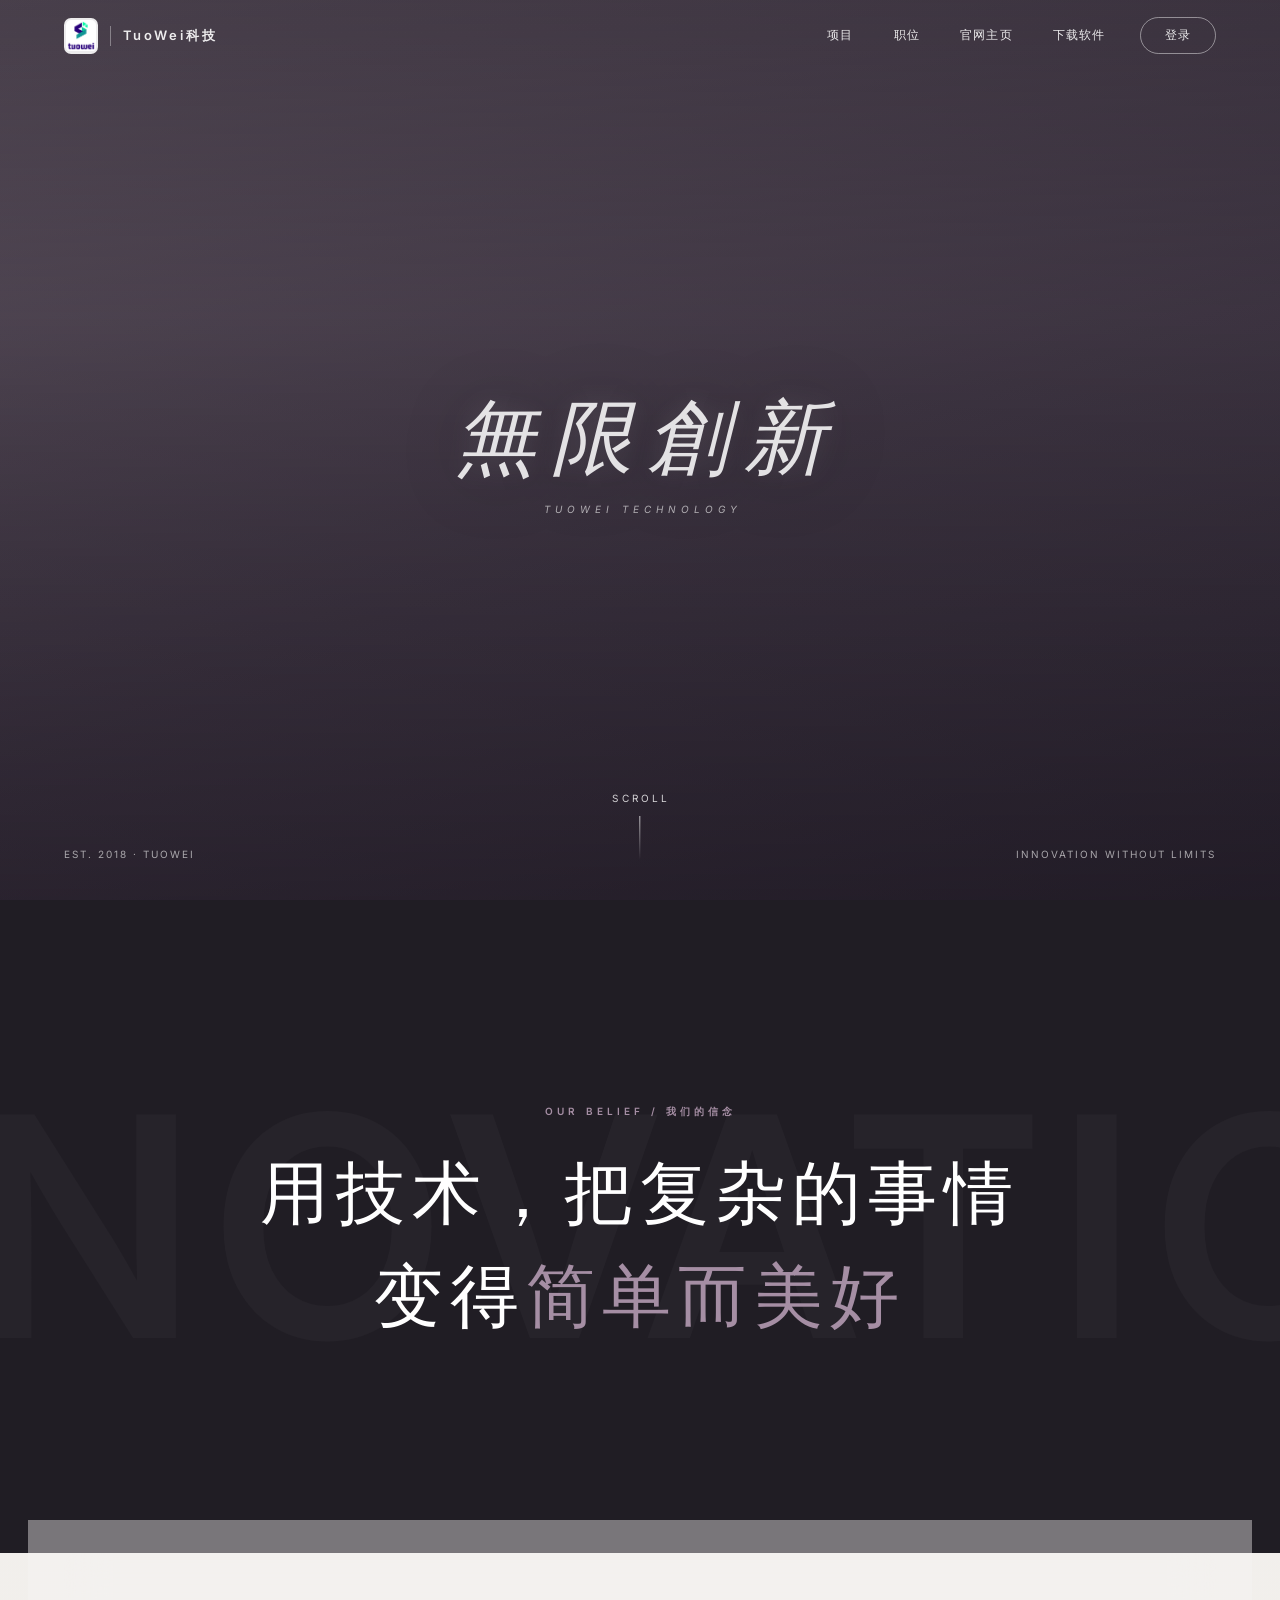
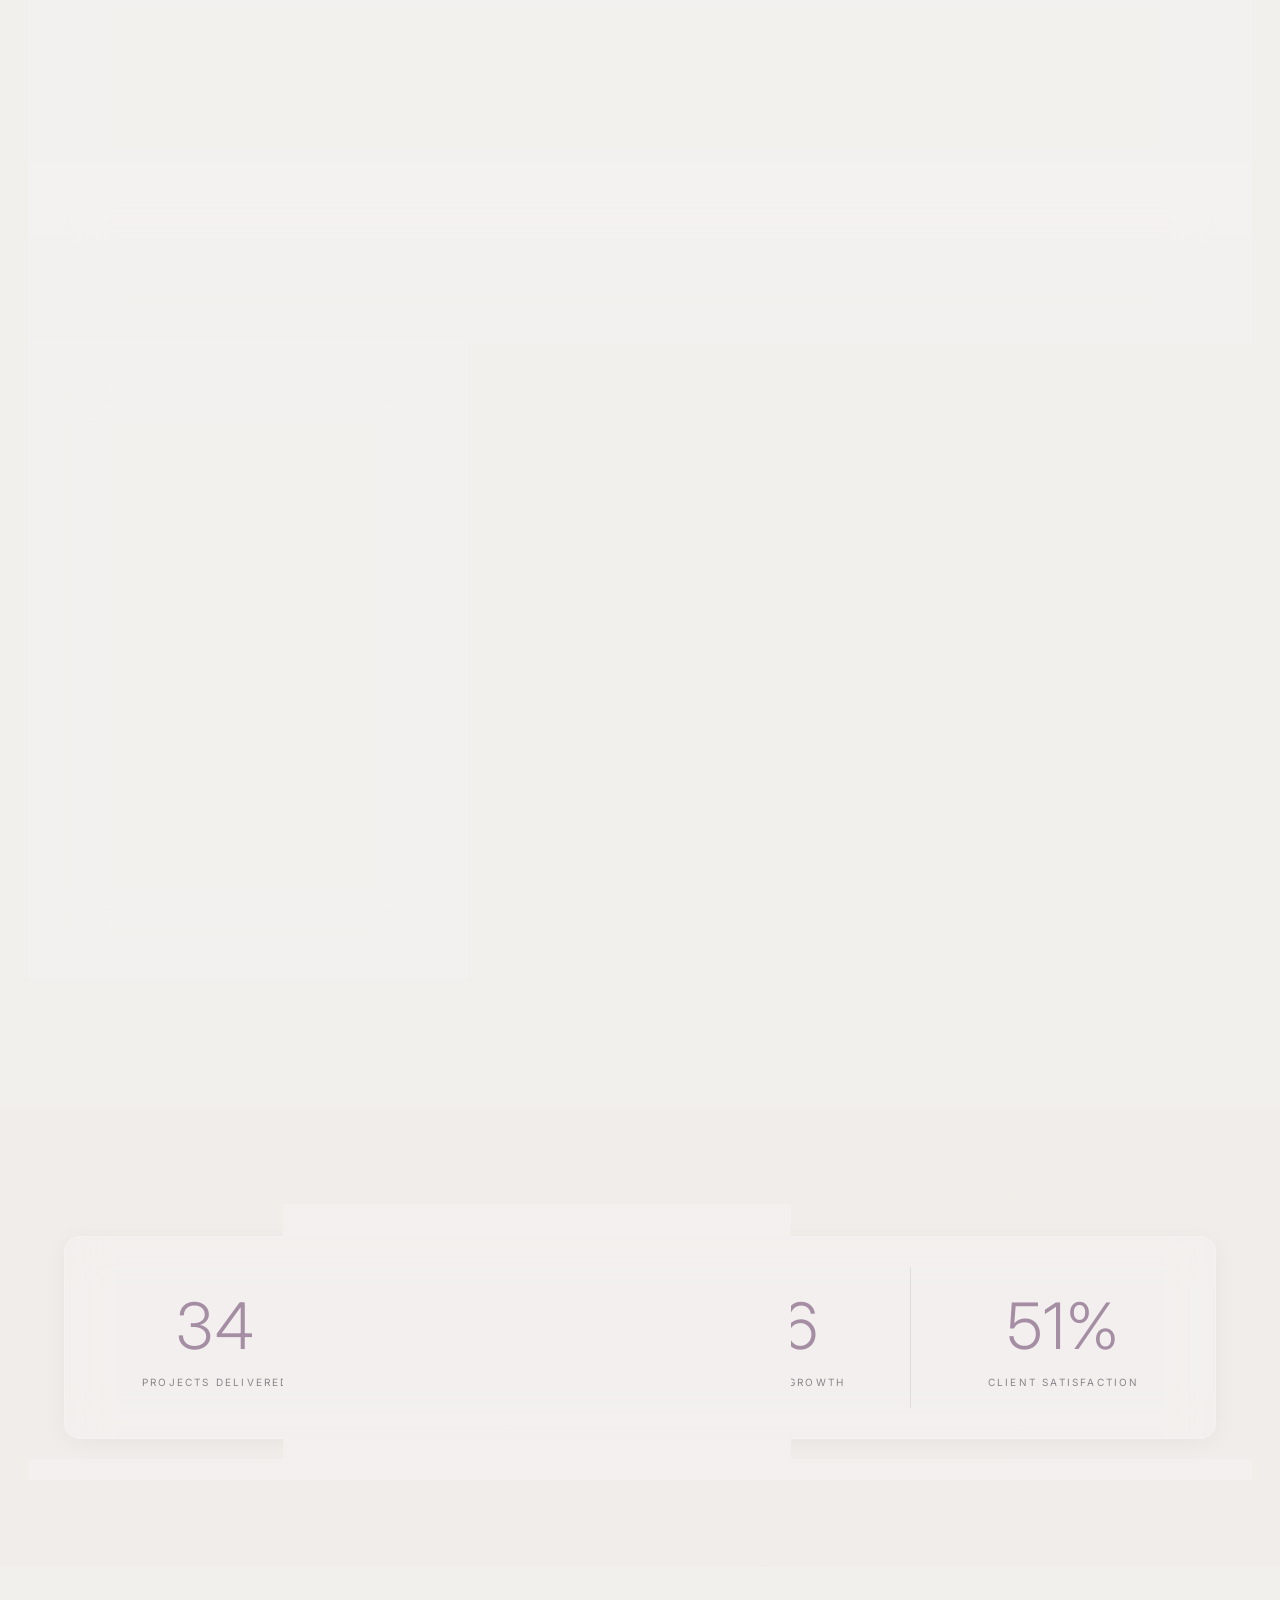
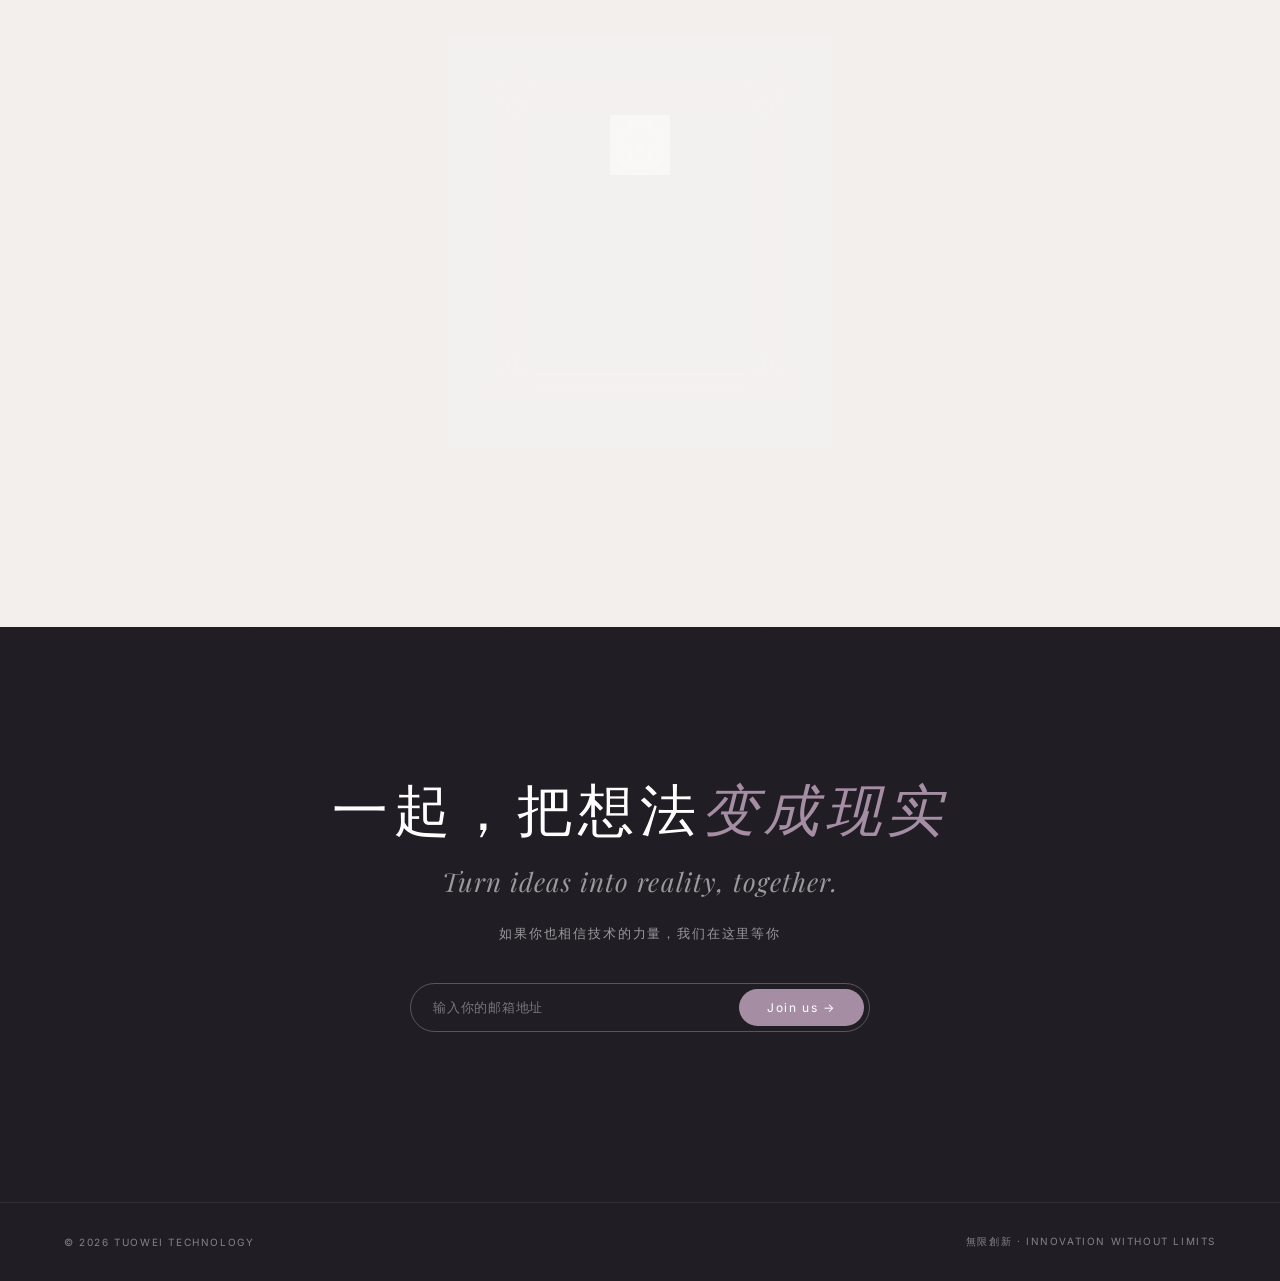
<file: index.html>
<!DOCTYPE html>
<html lang="zh-CN">
<head>
<meta charset="UTF-8">
<meta name="viewport" content="width=device-width, initial-scale=1.0">
<title>TuoWei科技 · 无限创新</title>
<link rel="preconnect" href="https://fonts.googleapis.com">
<link rel="preconnect" href="https://fonts.gstatic.com" crossorigin>
<link href="https://fonts.googleapis.com/css2?family=Inter:wght@300;400;500;600&display=swap" rel="stylesheet">
<link href="https://fonts.googleapis.com/css2?family=Playfair+Display:ital,wght@1,400;1,500&display=swap" rel="stylesheet">
<link href="https://fonts.googleapis.com/css2?family=Ma+Shan+Zheng&family=Zhi+Mang+Xing&display=swap" rel="stylesheet">
<style>
:root{
  --bg:#F2EFEC;--bg-deep:#EBE7E3;--dark:#201D24;--dark-2:#2C2730;
  --surface:rgba(250,248,246,.72);--surface-solid:#F7F5F3;
  --line:rgba(34,28,36,.09);--line-strong:rgba(34,28,36,.16);
  --ink:#262228;--ink-2:#4A454B;--muted:#8A848A;
  --accent:#A58EA4;--accent-deep:#8C748B;--accent-soft:#EAE3E9;
  --shadow:0 12px 48px rgba(52,40,56,.05);--nav-h:72px;--maxw:1320px;
}
*{margin:0;padding:0;box-sizing:border-box}
html{scroll-behavior:smooth}
body{font-family:'Inter',-apple-system,BlinkMacSystemFont,'PingFang SC','Microsoft YaHei',sans-serif;background:var(--bg);color:var(--ink);-webkit-font-smoothing:antialiased;letter-spacing:.01em;overflow-x:hidden}
button,input{font-family:inherit}
button{cursor:pointer;border:none;background:none;color:inherit}
img{display:block;max-width:100%}
a{text-decoration:none;color:inherit}

/* ============ NAV ============ */
.nav{position:fixed;top:0;left:0;right:0;height:var(--nav-h);z-index:100;display:flex;align-items:center;justify-content:space-between;padding:0 clamp(28px,5vw,80px);transition:background .45s ease,border-color .45s ease,backdrop-filter .45s ease;border-bottom:1px solid transparent}
.nav .brand{display:flex;align-items:center;gap:12px}
.nav .brand img{height:36px;width:auto;object-fit:contain;background:rgba(255,255,255,.9);border-radius:7px;padding:2px;transition:background .45s ease}
.brand-divider{width:1px;height:20px;background:rgba(34,28,36,.16);transition:background .45s ease}
.brand-cn{font-size:13px;font-weight:600;letter-spacing:.22em;transition:color .45s ease}
.menu{display:flex;align-items:center;gap:4px}
.menu a{padding:10px 18px;font-size:12px;font-weight:500;letter-spacing:.1em;border-radius:999px;transition:all .3s ease}
.menu a.login{margin-left:12px;padding:9px 24px;border:1px solid rgba(34,28,36,.18)}
.menu a.login:hover{background:var(--ink);color:#fff;border-color:var(--ink)}
/* 首屏透明态 */
.nav.transparent{background:transparent}
.nav.transparent .brand-cn,.nav.transparent .menu a{color:rgba(255,255,255,.9)}
.nav.transparent .brand-divider{background:rgba(255,255,255,.35)}
.nav.transparent .menu a.login{border-color:rgba(255,255,255,.45)}
.nav.transparent .menu a:hover{background:rgba(255,255,255,.14)}
.nav.transparent .menu a.login:hover{background:#fff;color:var(--ink)}
/* 滚动后毛玻璃态 */
.nav.solid{background:rgba(250,248,246,.82);backdrop-filter:blur(24px) saturate(150%);-webkit-backdrop-filter:blur(24px) saturate(150%);border-bottom-color:var(--line)}
.nav.solid .menu a.active{background:var(--accent-soft);color:var(--ink)}
/* 滚动进度条 */
.progress{position:fixed;top:0;left:0;height:2px;background:linear-gradient(90deg,var(--accent),var(--accent-deep));z-index:120;width:0;transition:width .08s linear}

/* ============ HERO ============ */
.hero{position:relative;height:100vh;min-height:640px;overflow:hidden;background:linear-gradient(160deg,#6E626F 0%,#4A404E 55%,#332C38 100%)}
.hero video{position:absolute;inset:0;width:100%;height:100%;object-fit:cover;filter:saturate(.85) contrast(1.03);will-change:transform}
.hero::after{content:"";position:absolute;inset:0;background:linear-gradient(180deg,rgba(20,15,25,.42) 0%,rgba(20,15,25,.24) 35%,rgba(20,15,25,.55) 100%)}
.hero-center{position:absolute;inset:0;z-index:2;display:flex;flex-direction:column;align-items:center;justify-content:center;color:rgba(255,255,255,.86);text-align:center}
.hero-title{font-family:'Playfair Display',Georgia,serif;font-style:italic;font-size:clamp(44px,6.4vw,88px);font-weight:400;line-height:1.15;letter-spacing:.18em;text-indent:.18em;text-shadow:0 4px 70px rgba(0,0,0,.3),0 0 28px rgba(255,255,255,.14);animation:heroIn 1.4s cubic-bezier(.22,.61,.36,1) both}
.hero-en{margin-top:24px;font-size:10px;font-weight:400;font-style:italic;letter-spacing:.5em;text-indent:.5em;color:rgba(255,255,255,.6);animation:heroIn 1.4s .25s cubic-bezier(.22,.61,.36,1) both}
@keyframes heroIn{from{opacity:0;transform:translateY(26px)}to{opacity:1;transform:none}}
.hero-scroll{position:absolute;bottom:40px;left:50%;transform:translateX(-50%);z-index:3;display:flex;flex-direction:column;align-items:center;gap:12px;color:rgba(255,255,255,.8);font-size:10px;letter-spacing:.32em;text-indent:.32em}
.hero-scroll .line{width:1px;height:44px;background:linear-gradient(180deg,rgba(255,255,255,.75),transparent);animation:drop 2s ease-in-out infinite}
@keyframes drop{0%,100%{transform:scaleY(.35);transform-origin:top;opacity:.4}50%{transform:scaleY(1);transform-origin:top;opacity:1}}
.hero-corner{position:absolute;z-index:3;bottom:40px;font-size:10px;letter-spacing:.2em;color:rgba(255,255,255,.6)}
.hero-corner.l{left:clamp(28px,5vw,80px)}.hero-corner.r{right:clamp(28px,5vw,80px)}

/* ============ MANIFESTO ============ */
.manifesto{background:var(--dark);color:#fff;padding:clamp(120px,16vw,220px) clamp(28px,5vw,80px);text-align:center;position:relative;overflow:hidden}
.manifesto::before{content:"INNOVATION";position:absolute;left:50%;top:50%;transform:translate(-50%,-50%);font-size:clamp(120px,24vw,360px);font-weight:600;letter-spacing:.06em;color:rgba(255,255,255,.028);white-space:nowrap;pointer-events:none}
.manifesto .eyebrow{color:var(--accent);font-size:10px;letter-spacing:.4em}
.manifesto h2{font-size:clamp(30px,5.4vw,76px);font-weight:300;line-height:1.5;letter-spacing:.1em;position:relative}
.manifesto h2 em{font-style:normal;color:var(--accent)}

/* ============ SECTION COMMON ============ */
section{position:relative}
.wrap{max-width:var(--maxw);margin:0 auto;padding:0 clamp(28px,5vw,80px)}
.sec-head{padding:clamp(90px,11vw,150px) 0 56px;display:flex;justify-content:space-between;align-items:flex-end;gap:40px}
.eyebrow{display:block;font-size:10px;font-weight:600;letter-spacing:.34em;color:var(--accent-deep);text-transform:uppercase;margin-bottom:22px}
.sec-head h2{font-size:clamp(34px,4.6vw,60px);font-weight:300;letter-spacing:.06em;line-height:1.2}
.sec-head h2 span{color:var(--accent)}
.sec-head p{max-width:330px;font-size:13px;line-height:2;color:var(--muted);letter-spacing:.05em;text-align:right}

/* ============ PROJECTS ============ */
#projects{background:linear-gradient(rgba(242,239,236,.12),rgba(242,239,236,.12)),url('assets/london.jpg') center 42%/cover no-repeat fixed}
.proj-meta{display:flex;gap:52px;padding-bottom:48px;border-bottom:1px solid var(--line)}
.proj-meta div{display:flex;flex-direction:column;gap:8px}
.proj-meta b{font-size:28px;font-weight:400;letter-spacing:.03em}
.proj-meta small{font-size:10px;letter-spacing:.18em;color:var(--muted)}
.grid{display:grid;grid-template-columns:repeat(auto-fill,minmax(360px,1fr));gap:24px;padding:48px 0 40px}
.card{position:relative;overflow:hidden;border:1px solid var(--line);border-radius:18px;background:var(--surface);backdrop-filter:blur(22px) saturate(130%);-webkit-backdrop-filter:blur(22px) saturate(130%);box-shadow:var(--shadow);transition:transform .5s cubic-bezier(.22,.61,.36,1),box-shadow .5s ease,border-color .5s ease}
.card:hover{transform:translateY(-8px);box-shadow:0 26px 70px rgba(52,40,56,.1);border-color:var(--line-strong)}
.cover{height:300px;position:relative;overflow:hidden;border-bottom:1px solid var(--line)}
.cover .art{position:absolute;inset:0;background-size:cover;background-position:center;transition:transform 1s cubic-bezier(.22,.61,.36,1)}
.card:hover .cover .art{transform:scale(1.05)}
.cover .idx{position:absolute;top:18px;left:20px;z-index:2;font-size:10px;letter-spacing:.2em;color:rgba(255,255,255,.95);text-shadow:0 1px 6px rgba(0,0,0,.4)}
.cover .go{position:absolute;right:18px;bottom:18px;z-index:2;width:38px;height:38px;border-radius:50%;background:rgba(255,255,255,.86);backdrop-filter:blur(10px);display:flex;align-items:center;justify-content:center;color:var(--ink);font-size:16px;opacity:0;transform:translateY(8px);transition:all .35s ease}
.card:hover .cover .go{opacity:1;transform:none}
.card-body{padding:28px}
.card-body .cat{font-size:10px;letter-spacing:.2em;color:var(--accent-deep);margin-bottom:14px}
.card-body h3{font-size:20px;font-weight:500;letter-spacing:.05em;margin-bottom:12px}
.card-body .desc{font-size:12.5px;line-height:1.95;color:var(--muted);letter-spacing:.03em}
.card-foot{display:flex;flex-wrap:wrap;gap:8px;margin-top:22px;padding-top:18px;border-top:1px solid var(--line)}
.card-foot span{font-size:10px;letter-spacing:.08em;color:var(--ink-2);padding:5px 11px;border:1px solid var(--line);border-radius:4px;background:rgba(255,255,255,.5)}
.projects-end{padding-bottom:130px}

/* ============ NUMBERS ============ */
.numbers{background:linear-gradient(rgba(235,231,227,.18),rgba(235,231,227,.18)),url('assets/london.jpg') center 42%/cover no-repeat fixed;padding:clamp(80px,10vw,130px) 0}
.num-grid{display:grid;grid-template-columns:repeat(4,1fr);gap:24px}
.num{text-align:center;padding:20px 0;border-right:1px solid var(--line)}
.num:last-child{border-right:none}
.num b{display:block;font-size:clamp(40px,5vw,64px);font-weight:300;letter-spacing:.02em;color:var(--ink)}
.num b i{font-style:normal;color:var(--accent)}
.num span{display:block;margin-top:12px;font-size:10px;letter-spacing:.22em;color:var(--muted)}

/* ============ JOIN / BANNER ============ */
#join{background:linear-gradient(rgba(247,245,243,.12),rgba(247,245,243,.12)),url('assets/london.jpg') center 42%/cover no-repeat fixed}
.banner{position:relative;height:clamp(400px,44vw,540px);overflow:hidden;background:linear-gradient(180deg,#B9A6C6 0%,#CBB7CE 30%,#DFCAD3 58%,#EFDFDC 82%,#F5EAE6 100%);display:flex;align-items:center;justify-content:center;text-align:center}
.banner .sky-glow{position:absolute;left:50%;bottom:-30%;width:80%;height:70%;transform:translateX(-50%);background:radial-gradient(ellipse,rgba(255,244,236,.75),transparent 68%);filter:blur(10px)}
.banner .balloons{position:absolute;inset:0;width:100%;height:100%;pointer-events:none;opacity:.55}
.banner .horizon{position:absolute;left:0;right:0;bottom:0;height:34%;background:linear-gradient(180deg,transparent,rgba(255,250,246,.28));border-bottom:1px solid rgba(255,255,255,.2)}
.banner-inner{position:relative;z-index:3;padding:0 24px;max-width:720px}
.banner-inner .b-logo{width:60px;height:60px;margin:0 auto 22px;border-radius:16px;background:rgba(255,255,255,.86);backdrop-filter:blur(14px);box-shadow:0 8px 30px rgba(80,60,90,.1);display:flex;align-items:center;justify-content:center}
.banner-inner .b-logo img{width:42px;height:42px;object-fit:contain}
.banner-inner .b-slogan{font-size:clamp(28px,3.6vw,46px);font-weight:300;letter-spacing:.14em;text-indent:.14em;color:#2F2632;margin-bottom:14px;text-shadow:0 2px 20px rgba(255,255,255,.4)}
.banner-inner .b-sub{font-size:11px;letter-spacing:.3em;text-indent:.3em;color:rgba(47,38,50,.62);margin-bottom:36px}
.searchbar{display:flex;align-items:center;max-width:540px;margin:0 auto;background:rgba(255,255,255,.82);backdrop-filter:blur(18px);border:1px solid rgba(255,255,255,.9);border-radius:999px;padding:6px 6px 6px 24px;box-shadow:0 12px 40px rgba(70,50,80,.1)}
.searchbar input{flex:1;min-width:0;border:none;outline:none;background:transparent;font-size:13px;color:var(--ink);letter-spacing:.06em}
.searchbar input::placeholder{color:#A79FA7}
.searchbar button{height:40px;padding:0 28px;border-radius:999px;background:#1D1A1E;color:#fff;font-size:12px;letter-spacing:.14em;transition:background .25s ease}
.searchbar button:hover{background:var(--accent-deep)}
.jobs-layout{display:grid;grid-template-columns:250px 1fr;gap:60px;padding:76px 0 40px;align-items:start}
.sidebar{position:sticky;top:calc(var(--nav-h) + 32px)}
.sidebar h4{font-size:11px;letter-spacing:.24em;color:var(--muted);font-weight:500;padding-bottom:18px;border-bottom:1px solid var(--line)}
.filter-group{padding:24px 0;border-bottom:1px solid var(--line)}
.filter-group .fg-title{font-size:12px;font-weight:500;letter-spacing:.1em;margin-bottom:18px}
.check{display:flex;align-items:center;gap:12px;padding:9px 0;font-size:12px;color:var(--ink-2);cursor:pointer;letter-spacing:.04em}
.check input{appearance:none;width:16px;height:16px;border:1px solid var(--line-strong);border-radius:4px;background:#fff;position:relative;transition:all .2s ease;flex:none}
.check input:checked{background:var(--ink);border-color:var(--ink)}
.check input:checked::after{content:"";position:absolute;left:4px;top:1px;width:5px;height:9px;border:solid #fff;border-width:0 1.5px 1.5px 0;transform:rotate(45deg)}
.check:hover{color:var(--ink)}
.check .num{margin-left:auto;font-size:10px;color:var(--muted)}
.clear-btn{margin-top:24px;width:100%;padding:11px;border:1px solid var(--line-strong);border-radius:8px;background:rgba(255,255,255,.6);font-size:11px;letter-spacing:.16em;color:var(--ink-2);transition:all .25s ease}
.clear-btn:hover{background:var(--ink);border-color:var(--ink);color:#fff}
.results-head{display:flex;justify-content:space-between;align-items:center;padding-bottom:20px;border-bottom:1px solid var(--line);margin-bottom:6px}
.results-head h3{font-size:15px;font-weight:500;letter-spacing:.08em}
.results-head span{font-size:11px;color:var(--muted);letter-spacing:.1em}
.job{display:grid;grid-template-columns:1fr auto;gap:20px;align-items:start;padding:28px 0;border-bottom:1px solid var(--line);transition:padding .3s ease}
.job:hover{padding-left:8px}
.job-main h4{font-size:17px;font-weight:500;letter-spacing:.05em;margin-bottom:12px}
.job-tags{display:flex;flex-wrap:wrap;gap:8px;margin-bottom:12px}
.job-tags span{font-size:10px;letter-spacing:.08em;color:var(--ink-2);padding:4px 10px;border:1px solid var(--line);border-radius:4px;background:rgba(255,255,255,.6)}
.job-tags span.hl{color:var(--accent-deep);border-color:rgba(165,142,164,.3);background:var(--accent-soft)}
.job p{font-size:12px;line-height:1.9;color:var(--muted);letter-spacing:.03em;max-width:620px}
.job-side{display:flex;flex-direction:column;align-items:flex-end;gap:18px;padding-top:2px}
.apply{padding:9px 22px;border:1px solid var(--ink);border-radius:999px;font-size:11px;letter-spacing:.12em;color:var(--ink);transition:all .25s ease;white-space:nowrap}
.apply:hover{background:var(--ink);color:#fff}
.apply.done{background:var(--accent-soft);border-color:transparent;color:var(--accent-deep);cursor:default}
.empty{padding:80px 0;text-align:center;color:var(--muted);font-size:13px;letter-spacing:.1em}
.join-end{padding-bottom:120px}
/* 职位列表默认折叠，点击后展开 */
.job-panel{max-height:0;overflow:hidden;opacity:0;transition:max-height .9s cubic-bezier(.22,.61,.36,1),opacity .6s ease}
.job-panel.open{max-height:3000px;opacity:1}
.banner .view-jobs{margin-top:4px;padding:12px 34px;border:1px solid rgba(47,38,50,.35);border-radius:999px;background:rgba(255,255,255,.18);color:#2F2632;font-size:12px;letter-spacing:.16em;cursor:pointer;transition:all .3s ease}
.banner .view-jobs:hover{background:#2F2632;color:#fff;border-color:#2F2632}
.searchbar{display:flex;align-items:center;max-width:540px;margin:0 0 8px;background:rgba(255,255,255,.82);backdrop-filter:blur(18px);border:1px solid var(--line);border-radius:999px;padding:6px 6px 6px 24px;box-shadow:0 10px 36px rgba(70,50,80,.06)}

/* ============ CTA + FOOTER ============ */
.cta{background:var(--dark);color:#fff;padding:clamp(90px,11vw,150px) clamp(28px,5vw,80px);text-align:center}
.cta h2{font-size:clamp(28px,4.4vw,56px);font-weight:300;letter-spacing:.1em;line-height:1.4;margin-bottom:14px}
.cta h2 em{font-style:italic;font-family:'Playfair Display',Georgia,serif;color:var(--accent)}
.cta .en{font-family:'Playfair Display',Georgia,serif;font-style:italic;font-size:clamp(16px,2.2vw,26px);letter-spacing:.04em;color:rgba(255,255,255,.55);margin-bottom:26px}
.cta .desc{font-size:13px;letter-spacing:.14em;color:rgba(255,255,255,.55)}
.cta-form{display:flex;align-items:center;justify-content:center;gap:0;margin:40px auto 0;max-width:460px;border:1px solid rgba(255,255,255,.25);border-radius:999px;padding:5px 5px 5px 22px;transition:border-color .3s ease}
.cta-form:focus-within{border-color:var(--accent)}
.cta-form input{flex:1;min-width:0;background:transparent;border:none;outline:none;color:#fff;font-size:13px;letter-spacing:.06em}
.cta-form input::placeholder{color:rgba(255,255,255,.4)}
.cta-form button{padding:11px 28px;border-radius:999px;background:var(--accent);color:#fff;font-size:12px;letter-spacing:.14em;white-space:nowrap;transition:background .3s ease}
.cta-form button:hover,.cta-form button.filled{background:var(--accent-deep)}
.cta-note{margin-top:14px;font-size:11px;letter-spacing:.1em;color:rgba(255,255,255,.45);min-height:16px}
.footer{background:var(--dark);border-top:1px solid rgba(255,255,255,.08);padding:32px clamp(28px,5vw,80px);display:flex;justify-content:space-between;align-items:center;font-size:10px;letter-spacing:.16em;color:rgba(255,255,255,.45)}

/* ============ REVEAL ANIMATION ============ */
.reveal{opacity:0;transform:translateY(34px);transition:opacity .9s cubic-bezier(.22,.61,.36,1),transform .9s cubic-bezier(.22,.61,.36,1)}
.reveal.in{opacity:1;transform:none}
.reveal.d1{transition-delay:.1s}.reveal.d2{transition-delay:.2s}.reveal.d3{transition-delay:.3s}
.to-top{position:fixed;right:28px;bottom:28px;width:44px;height:44px;border-radius:50%;background:rgba(29,26,30,.85);backdrop-filter:blur(10px);color:#fff;display:flex;align-items:center;justify-content:center;font-size:16px;z-index:90;opacity:0;pointer-events:none;transition:opacity .4s ease,transform .4s ease;transform:translateY(10px)}
.to-top.show{opacity:1;pointer-events:auto;transform:none}

@media(max-width:1024px){.num-grid{grid-template-columns:repeat(2,1fr)}.num:nth-child(2){border-right:none}.jobs-layout{grid-template-columns:200px 1fr;gap:32px}#projects,.numbers,#join{background-attachment:scroll}}
@media(max-width:720px){
  .menu a:not(.login){display:none}
  .grid{grid-template-columns:1fr}
  .sec-head{flex-direction:column;align-items:flex-start;gap:18px}
  .sec-head p{text-align:left}
  .num-grid{grid-template-columns:1fr 1fr}
  .jobs-layout{grid-template-columns:1fr}
  .sidebar{position:static}
  .job{grid-template-columns:1fr}
  .job-side{flex-direction:row;align-items:center;justify-content:space-between}
  .hero-title{letter-spacing:.16em;text-indent:.16em}
}

/* ============ 3D LOGO 开场动画（WebGL/Three.js） ============ */
.intro{position:fixed;inset:0;z-index:9999;background:radial-gradient(120% 120% at 50% 50%,#2A2530 0%,#1D1A1E 60%,#121014 100%);overflow:hidden}
.intro canvas{display:block}

/* ============ 哑光半透明磨砂玻璃（无塑料感） ============ */
/* 只提亮一点点、只做高斯模糊，不加饱和/不加白色硬边/不加高光反光/不加硬投影 */
.sec-head,.proj-meta,.num-grid,.banner-inner,.searchbar,.sidebar,.results,.card{
  background:rgba(246,244,242,.42);
  backdrop-filter:blur(20px) saturate(102%);
  -webkit-backdrop-filter:blur(20px) saturate(102%);
  border:1px solid rgba(255,255,255,.16);
  box-shadow:0 4px 24px rgba(30,26,34,.045);
  border-radius:16px;
}
.sec-head{padding:clamp(56px,7vw,104px) 40px 44px}
.proj-meta{padding:26px 40px;margin-bottom:24px}
.num-grid{padding:30px 22px}
.banner-inner{padding:46px 60px}
.card{border-radius:18px}
.card:hover{box-shadow:0 14px 40px rgba(30,26,34,.08)}
.searchbar{background:rgba(246,244,242,.5);border-radius:999px}
.sidebar,.results{padding:24px 28px}
.clear-btn{background:rgba(255,255,255,.28)}
.job-tags span,.card-foot span{background:rgba(255,255,255,.26)}
.banner-inner .b-logo{background:rgba(255,255,255,.42);box-shadow:none;border-radius:12px}

/* 「加入我们」区：去掉突兀的紫色黄昏渐变与气球，统一回伦敦图 + 玻璃 */
.banner{background:transparent}
.banner .sky-glow,.banner .balloons,.banner .horizon{display:none}
.banner-inner .b-slogan{font-size:clamp(24px,3vw,38px);letter-spacing:.2em;text-indent:.2em;text-shadow:none}
.banner-inner .b-sub{letter-spacing:.34em;text-indent:.34em}
/* 兜底：磨砂玻璃上的文字不用任何发光描边 */
#projects .sec-head h2,#projects .sec-head p,#projects .proj-meta b,#projects .proj-meta small,.num b,.num span,#join .sec-head h2,#join .sec-head p{text-shadow:none}
</style>
</head>
<body>

<!-- 3D LOGO 开场动画（Three.js/WebGL 接管） -->
<div class="intro" id="intro"></div>

<div class="progress" id="progress"></div>

<!-- NAV -->
<header class="nav transparent" id="nav">
  <a class="brand" href="#home">
    <img src="[data-uri]" alt="拓维科技">
    <span class="brand-divider"></span>
    <span class="brand-cn">TuoWei科技</span>
  </a>
  <nav class="menu">
    <a href="#projects" data-nav="projects">项目</a>
    <a href="#join" data-nav="join">职位</a>
    <a href="#home" data-nav="home">官网主页</a>
    <a href="downloads/index.html" data-nav="download">下载软件</a>
    <a href="#join" class="login">登录</a>
  </nav>
</header>

<!-- HERO -->
<section class="hero" id="home">
  <video id="heroVideo" autoplay loop muted playsinline preload="auto">
    <source src="assets/bg.mp4" type="video/mp4">
  </video>
  <div class="hero-center">
    <div class="hero-title">無限創新</div>
    <div class="hero-en">TUOWEI TECHNOLOGY</div>
  </div>
  <a class="hero-scroll" href="#manifesto"><span>SCROLL</span><span class="line"></span></a>
  <div class="hero-corner l">EST. 2018 · TUOWEI</div>
  <div class="hero-corner r">INNOVATION WITHOUT LIMITS</div>
</section>

<!-- MANIFESTO -->
<section class="manifesto" id="manifesto">
  <span class="eyebrow reveal">OUR BELIEF / 我们的信念</span>
  <h2 class="reveal d1">用技术，把复杂的事情<br>变得<em>简单而美好</em></h2>
</section>

<!-- PROJECTS -->
<section id="projects">
  <div class="wrap">
    <div class="sec-head reveal">
      <div>
        <span class="eyebrow">Selected Projects / 项目案例</span>
        <h2>我们做过的<span>，</span>产品</h2>
      </div>
      <p>每一个项目，都是一次对复杂问题的克制回答。<br>从需求到交付，让技术真正服务于业务。</p>
    </div>
    <div class="proj-meta reveal d1">
      <div><b>01</b><small>PROJECT SHOWCASED</small></div>
      <div><b>09</b><small>CORE MODULES</small></div>
      <div><b>V5.0</b><small>CURRENT VERSION</small></div>
    </div>
    <div class="grid" id="projectGrid"></div>
    <div class="projects-end"></div>
  </div>
</section>

<!-- NUMBERS -->
<section class="numbers">
  <div class="wrap">
    <div class="num-grid">
      <div class="num reveal"><b><i data-num="48">0</i></b><span>PROJECTS DELIVERED</span></div>
      <div class="num reveal d1"><b><i data-num="12">0</i></b><span>INDUSTRIES</span></div>
      <div class="num reveal d2"><b><i data-num="06">0</i></b><span>YEARS OF GROWTH</span></div>
      <div class="num reveal d3"><b><i data-num="99">0</i><i>%</i></b><span>CLIENT SATISFACTION</span></div>
    </div>
  </div>
</section>

<!-- JOIN -->
<section id="join">
  <div class="banner">
    <div class="sky-glow"></div>
    <svg class="balloons" viewBox="0 0 1440 520" preserveAspectRatio="xMidYMid slice" aria-hidden="true">
      <g fill="#6E5C78" opacity=".42">
        <g transform="translate(180,90) scale(.75)"><path d="M0 0c-34 0-58 27-58 60 0 29 23 54 58 60 35-6 58-31 58-60C58 27 34 0 0 0z"/><path d="M-13 120h26l-5 12H-8z"/><path d="M-8 132h16l-8 10z"/></g>
        <g transform="translate(1230,60) scale(1.05)"><path d="M0 0c-34 0-58 27-58 60 0 29 23 54 58 60 35-6 58-31 58-60C58 27 34 0 0 0z"/><path d="M-13 120h26l-5 12H-8z"/><path d="M-8 132h16l-8 10z"/></g>
        <g transform="translate(1060,190) scale(.5)"><path d="M0 0c-34 0-58 27-58 60 0 29 23 54 58 60 35-6 58-31 58-60C58 27 34 0 0 0z"/><path d="M-13 120h26l-5 12H-8z"/><path d="M-8 132h16l-8 10z"/></g>
        <g transform="translate(360,230) scale(.42)"><path d="M0 0c-34 0-58 27-58 60 0 29 23 54 58 60 35-6 58-31 58-60C58 27 34 0 0 0z"/><path d="M-13 120h26l-5 12H-8z"/><path d="M-8 132h16l-8 10z"/></g>
      </g>
      <g fill="#8B7891" opacity=".3">
        <g transform="translate(640,40) scale(.38)"><path d="M0 0c-34 0-58 27-58 60 0 29 23 54 58 60 35-6 58-31 58-60C58 27 34 0 0 0z"/><path d="M-13 120h26l-5 12H-8z"/><path d="M-8 132h16l-8 10z"/></g>
        <g transform="translate(1400,230) scale(.34)"><path d="M0 0c-34 0-58 27-58 60 0 29 23 54 58 60 35-6 58-31 58-60C58 27 34 0 0 0z"/><path d="M-13 120h26l-5 12H-8z"/><path d="M-8 132h16l-8 10z"/></g>
      </g>
    </svg>
    <div class="horizon"></div>
    <div class="banner-inner">
      <div class="b-logo"><img src="[data-uri]" alt="拓维科技"></div>
      <div class="b-slogan">加入我们</div>
      <div class="b-sub">JOIN US</div>
      <button class="view-jobs" id="viewJobsBtn">查看开放职位 ↓</button>
    </div>
  </div>
  <div class="wrap">
    <div class="job-panel" id="jobPanel">
      <div class="searchbar">
        <input id="jobSearch" type="text" placeholder="搜索职位名称或关键词">
        <button id="searchBtn">搜索职位</button>
      </div>
      <div class="jobs-layout">
      <aside class="sidebar">
        <h4>职位筛选 / FILTER</h4>
        <div class="filter-group">
          <div class="fg-title">职位类别</div>
          <label class="check"><input type="checkbox" value="技术"><span>技术研发</span><span class="num">03</span></label>
          <label class="check"><input type="checkbox" value="产品"><span>产品</span><span class="num">01</span></label>
          <label class="check"><input type="checkbox" value="设计"><span>设计</span><span class="num">01</span></label>
          <label class="check"><input type="checkbox" value="数据"><span>数据</span><span class="num">01</span></label>
          <label class="check"><input type="checkbox" value="售前"><span>解决方案</span><span class="num">01</span></label>
          <label class="check"><input type="checkbox" value="市场"><span>市场运营</span><span class="num">01</span></label>
        </div>
        <button class="clear-btn" id="clearFilter">清除筛选</button>
      </aside>
      <div class="results">
        <div class="results-head"><h3>开放职位</h3><span id="jobCount">8 个职位</span></div>
        <div id="jobList"></div>
      </div>
      </div>
    </div>
    <div class="join-end"></div>
  </div>
</section>

<!-- CTA -->
<section class="cta">
  <h2 class="reveal">一起，把想法<em>变成现实</em></h2>
  <div class="en reveal d1">Turn ideas into reality, together.</div>
  <div class="desc reveal d2">如果你也相信技术的力量，我们在这里等你</div>
  <form class="cta-form reveal d3" id="ctaForm">
    <input type="email" id="joinEmail" placeholder="输入你的邮箱地址" autocomplete="email">
    <button type="button" id="joinBtn">Join us →</button>
  </form>
  <div class="cta-note" id="ctaNote"></div>
</section>

<footer class="footer"><span>© 2026 TUOWEI TECHNOLOGY</span><span>無限創新 · INNOVATION WITHOUT LIMITS</span></footer>

<a class="to-top" id="toTop" href="#home">↑</a>

<script>
/* ---------- DATA ---------- */
const projects=[
  {id:'01',cat:'诊所管理',title:'雅舒美口腔连锁管理软件',en:'Yashumei Dental Management',desc:'为口腔连锁机构打造的一体化管理平台，贯通预约、诊疗、收费、库存与多门店管控，让每一家门店都运行在同一个节奏上。',tags:['连锁管理','诊疗一体化','V5.0'],cover:'assets/yashumei-cover.png'}
];
const jobs=[
  {title:'高级前端开发工程师',cat:'技术',tags:['技术','全职','3-5年'],salary:'',desc:'负责核心产品前端架构与体验优化，参与设计系统建设，追求极致的交互细节。'},
  {title:'资深产品经理（AI 方向）',cat:'产品',tags:['产品','全职','5年以上'],salary:'30–50K · 15薪',desc:'定义 AI 产品的核心能力边界，从场景洞察到方案落地，推动产品持续迭代。'},
  {title:'视觉与品牌设计师',cat:'设计',tags:['设计','全职','3-5年'],salary:'18–30K · 14薪',desc:'主导品牌视觉体系的构建与延展，以克制的设计语言表达科技与秩序。'},
  {title:'后端开发工程师（Go）',cat:'技术',tags:['技术','全职','3-5年'],salary:'22–40K · 15薪',desc:'构建高并发、高可用的服务端系统，参与云原生基础设施的设计与演进。'},
  {title:'数据分析专家',cat:'数据',tags:['数据','全职','5年以上'],salary:'28–45K · 15薪',desc:'从海量业务数据中提炼洞察，搭建指标体系，为产品决策提供可靠依据。'},
  {title:'解决方案架构师',cat:'售前',tags:['解决方案','全职','5年以上'],salary:'35–60K · 16薪',desc:'面向行业客户设计技术解决方案，串联产品能力与真实业务场景。'},
  {title:'品牌内容运营',cat:'市场',tags:['市场运营','全职','2-4年'],salary:'15–25K · 13薪',desc:'策划品牌内容与传播节奏，用清晰、有温度的表达连接用户与产品。'},
  {title:'测试开发工程师',cat:'技术',tags:['技术','全职','3-5年'],salary:'20–35K · 15薪',desc:'建设自动化测试与质量保障体系，让交付效率与稳定性同步提升。'}
];

/* ---------- PROJECTS ---------- */
document.getElementById('projectGrid').innerHTML=projects.map(p=>`
  <article class="card">
    <div class="cover">
      <div class="art" style="background-image:url('${p.cover}')"></div>
      <span class="idx">${p.id} / 01</span>
      <span class="go">↗</span>
    </div>
    <div class="card-body">
      <div class="cat">${p.en.toUpperCase()}</div>
      <h3>${p.title}</h3>
      <div class="desc">${p.desc}</div>
      <div class="card-foot">${p.tags.map(t=>`<span>${t}</span>`).join('')}</div>
    </div>
  </article>`).join('');

/* ---------- JOBS ---------- */
function renderJobs(){
  const cats=[...document.querySelectorAll('.check input:checked')].map(i=>i.value);
  const kw=document.getElementById('jobSearch').value.trim().toLowerCase();
  const list=jobs.filter(j=>(!cats.length||cats.includes(j.cat))&&(!kw||(j.title+j.desc+j.tags.join('')).toLowerCase().includes(kw)));
  document.getElementById('jobCount').textContent=list.length+' 个职位';
  document.getElementById('jobList').innerHTML=list.length?list.map(j=>`
    <article class="job">
      <div class="job-main">
        <h4>${j.title}</h4>
        <div class="job-tags">${j.tags.map((t,i)=>`<span class="${i===0?'hl':''}">${t}</span>`).join('')}</div>
        <p>${j.desc}</p>
      </div>
      <div class="job-side">
        <button class="apply" data-title="${j.title}">Join us</button>
      </div>
    </article>`).join(''):'<div class="empty">暂无符合条件的职位，请调整筛选条件</div>';
  document.querySelectorAll('.apply').forEach(b=>b.addEventListener('click',()=>{
    if(b.classList.contains('done'))return;
    const email='yuhongji159159a@outlook.com';
    const title=b.dataset.title;
    const subject=encodeURIComponent('应聘 · '+title+' · TuoWei科技');
    const body=encodeURIComponent('你好，\n\n我想应聘「'+title+'」这个职位，附件是我的简历。\n\n谢谢！');
    window.location.href=`mailto:${email}?subject=${subject}&body=${body}`;
    b.classList.add('done');b.textContent='已加入';
  }));
}
renderJobs();
document.querySelectorAll('.check input').forEach(i=>i.addEventListener('change',renderJobs));
document.getElementById('searchBtn').addEventListener('click',renderJobs);
document.getElementById('jobSearch').addEventListener('keydown',e=>{if(e.key==='Enter')renderJobs()});
document.getElementById('clearFilter').addEventListener('click',()=>{
  document.querySelectorAll('.check input').forEach(i=>i.checked=false);
  document.getElementById('jobSearch').value='';renderJobs();
});

/* ---------- SCROLL ---------- */
const nav=document.getElementById('nav'),progress=document.getElementById('progress'),toTop=document.getElementById('toTop'),video=document.getElementById('heroVideo');
const sections=['home','projects','join'];
function onScroll(){
  const y=window.scrollY,h=document.documentElement.scrollHeight-window.innerHeight;
  nav.classList.toggle('transparent',y<window.innerHeight-80);
  nav.classList.toggle('solid',y>=window.innerHeight-80);
  progress.style.width=(h>0?(y/h*100):0)+'%';
  toTop.classList.toggle('show',y>600);
  // 视频视差
  if(y<window.innerHeight&&video){video.style.transform=`translateY(${y*0.28}px) scale(${1+y*0.0004})`}
  // 导航高亮
  let cur='home';
  sections.forEach(id=>{const el=document.getElementById(id);if(el&&el.getBoundingClientRect().top<=window.innerHeight*0.4)cur=id});
  document.querySelectorAll('.menu a[data-nav]').forEach(a=>a.classList.toggle('active',a.dataset.nav===cur));
}
window.addEventListener('scroll',onScroll,{passive:true});onScroll();

/* ---------- REVEAL ---------- */
const io=new IntersectionObserver(entries=>{
  entries.forEach(e=>{if(e.isIntersecting){e.target.classList.add('in');io.unobserve(e.target)}});
},{threshold:.12});
document.querySelectorAll('.reveal').forEach(el=>io.observe(el));

/* ---------- NUMBER COUNT ---------- */
const nio=new IntersectionObserver(entries=>{
  entries.forEach(e=>{if(e.isIntersecting){
    const el=e.target,target=+el.dataset.num;let n=0;
    const step=Math.max(1,Math.ceil(target/45));
    const t=setInterval(()=>{n=Math.min(target,n+step);el.textContent=String(n).padStart(2,'0');if(n>=target)clearInterval(t)},24);
    nio.unobserve(el);
  }});
},{threshold:.5});
document.querySelectorAll('[data-num]').forEach(el=>nio.observe(el));

/* ---------- JOBS PANEL TOGGLE ---------- */
const jobPanel=document.getElementById('jobPanel');
function openJobs(){
  jobPanel.classList.add('open');
  setTimeout(()=>jobPanel.scrollIntoView({behavior:'smooth',block:'start'}),120);
}
document.getElementById('viewJobsBtn').addEventListener('click',openJobs);
document.querySelector('.menu a[data-nav="join"]').addEventListener('click',()=>openJobs());

/* ---------- JOIN EMAIL AUTO-FILL ---------- */
const joinBtn=document.getElementById('joinBtn'),joinEmail=document.getElementById('joinEmail'),ctaNote=document.getElementById('ctaNote');
joinBtn.addEventListener('click',()=>{
  const email='yuhongji159159a@outlook.com';
  joinEmail.value=email;
  const subject=encodeURIComponent('应聘 · 拓维科技');
  const body=encodeURIComponent('你好，\n\n我想应聘TuoWei科技的职位，附件是我的简历。\n\n谢谢！');
  ctaNote.textContent='正在打开邮箱软件，收件人已自动填好';
  window.location.href=`mailto:${email}?subject=${subject}&body=${body}`;
});

/* ---------- 3D LOGO INTRO（Three.js 模块） ---------- */
</script>
<script type="module" src="intro-v2.js"></script>
<script>
/* 兜底：即使开场动画脚本加载失败，也必须在 2.5 秒后显示原站内容 */
setTimeout(function(){
  var intro=document.getElementById('intro');
  if(intro) intro.style.display='none';
  document.querySelectorAll('.reveal').forEach(function(el){el.classList.add('in')});
},2500);
</script>
</body>
</html>
</file>
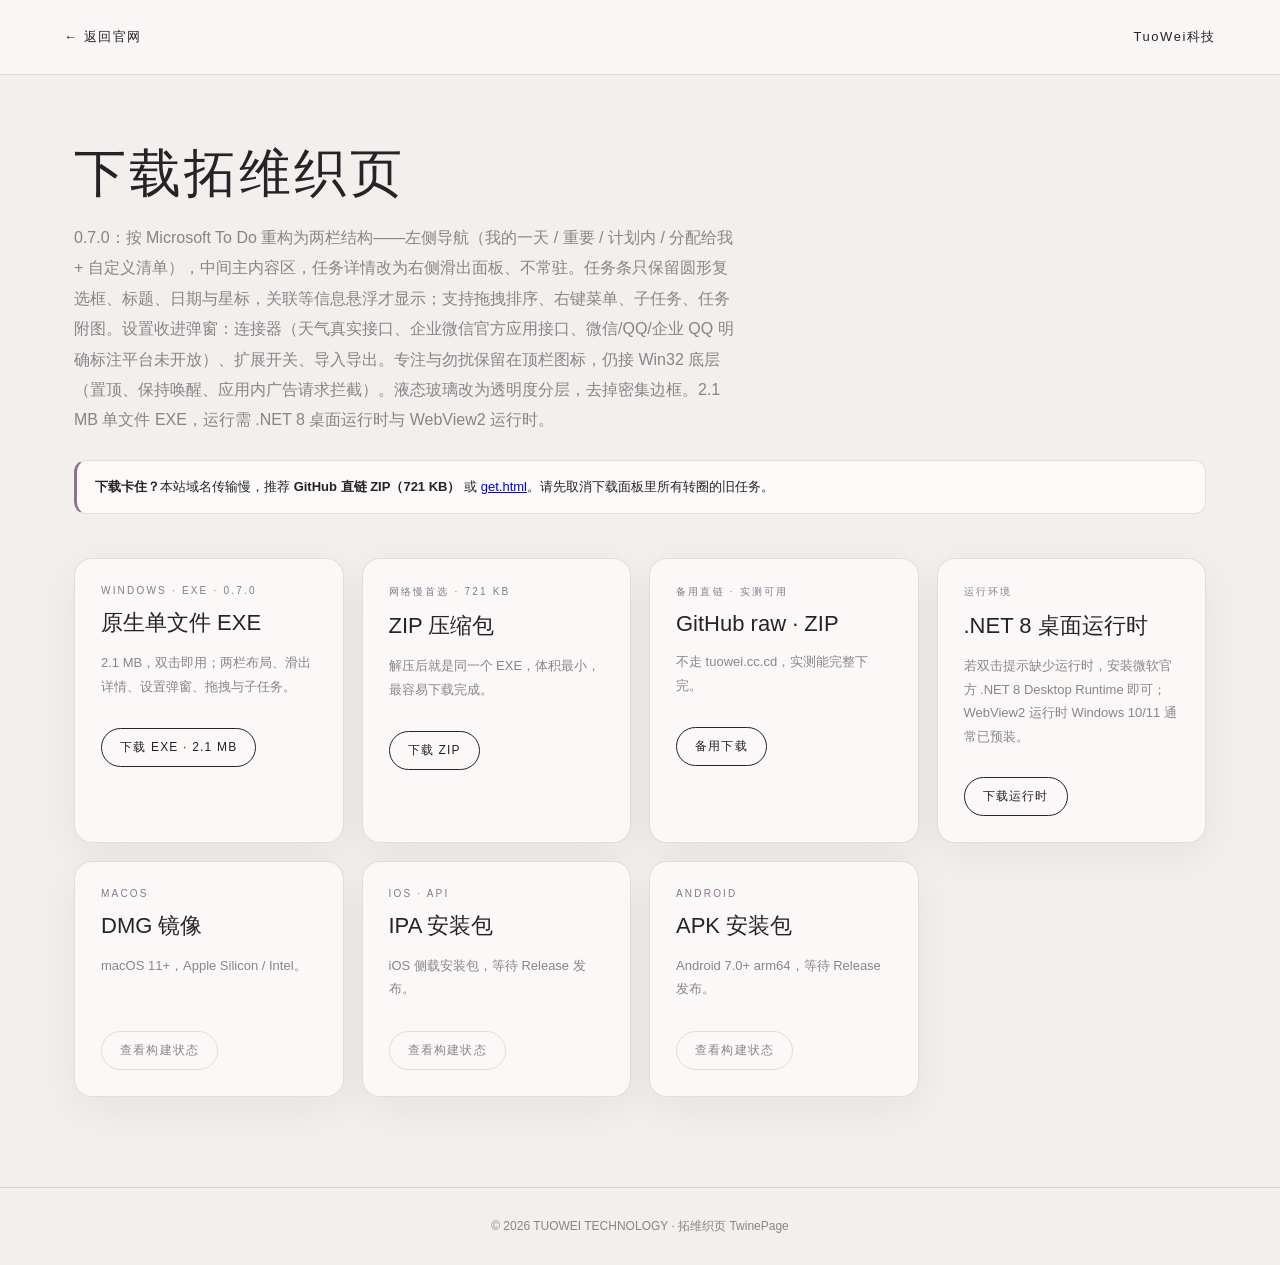
<file: downloads/index.html>
<!DOCTYPE html>
<html lang="zh-CN">
<head>
<meta charset="UTF-8" />
<meta name="viewport" content="width=device-width, initial-scale=1.0" />
<meta http-equiv="Cache-Control" content="no-cache, no-store, must-revalidate" />
<meta http-equiv="Pragma" content="no-cache" />
<meta http-equiv="Expires" content="0" />
<meta name="version" content="0.6.1" />
<title>下载拓维织页 0.6.1 · TuoWei科技</title>
<style>
:root{--bg:#F2EFEC;--ink:#262228;--muted:#8A848A;--accent:#8C748B;--line:rgba(34,28,36,.12)}
*{box-sizing:border-box}
body{margin:0;font-family:'Inter','PingFang SC','Microsoft YaHei',sans-serif;background:var(--bg);color:var(--ink)}
header{padding:28px clamp(20px,5vw,80px);display:flex;align-items:center;justify-content:space-between;border-bottom:1px solid var(--line);background:rgba(250,248,246,.86);backdrop-filter:blur(18px)}
header a{color:var(--ink);text-decoration:none;font-size:13px;letter-spacing:.12em}
main{max-width:1180px;margin:0 auto;padding:64px 24px 90px}
h1{font-size:clamp(30px,5vw,52px);font-weight:400;letter-spacing:.06em;margin:0 0 14px}
p.lead{color:var(--muted);line-height:1.9;max-width:660px;margin:0 0 46px}
.grid{display:grid;grid-template-columns:repeat(auto-fit,minmax(250px,1fr));gap:18px}
.card{border:1px solid var(--line);border-radius:18px;padding:26px;background:rgba(255,255,255,.64);box-shadow:0 12px 40px rgba(52,40,56,.06)}
.card .tag{font-size:10px;letter-spacing:.22em;color:var(--accent)}
.card h2{font-size:22px;font-weight:500;margin:12px 0 10px}
.card p{font-size:13px;color:var(--muted);line-height:1.8;min-height:48px}
.btn{display:inline-flex;margin-top:16px;padding:10px 18px;border:1px solid var(--ink);border-radius:999px;color:var(--ink);text-decoration:none;font-size:12px;letter-spacing:.1em;transition:.25s}
.btn:hover{background:var(--ink);color:#fff}
.btn.wait{border-color:var(--line);color:var(--muted)}
.notice{margin:-22px 0 44px;padding:14px 18px;border:1px solid var(--line);border-left:3px solid var(--accent);border-radius:12px;background:rgba(255,255,255,.7);font-size:13px;line-height:1.9;color:var(--ink)}
.notice strong{font-weight:600}
footer{text-align:center;padding:30px;color:var(--muted);font-size:12px;border-top:1px solid var(--line)}
</style>
</head>
<body>
<header>
  <a href="../index.html">← 返回官网</a>
  <a href="../index.html">TuoWei科技</a>
</header>
<main>
  <h1>下载拓维织页</h1>
  <p class="lead">0.7.0：按 Microsoft To Do 重构为两栏结构——左侧导航（我的一天 / 重要 / 计划内 / 分配给我 + 自定义清单），中间主内容区，任务详情改为右侧滑出面板、不常驻。任务条只保留圆形复选框、标题、日期与星标，关联等信息悬浮才显示；支持拖拽排序、右键菜单、子任务、任务附图。设置收进弹窗：连接器（天气真实接口、企业微信官方应用接口、微信/QQ/企业 QQ 明确标注平台未开放）、扩展开关、导入导出。专注与勿扰保留在顶栏图标，仍接 Win32 底层（置顶、保持唤醒、应用内广告请求拦截）。液态玻璃改为透明度分层，去掉密集边框。2.1 MB 单文件 EXE，运行需 .NET 8 桌面运行时与 WebView2 运行时。</p>
  <div class="notice"><strong>下载卡住？</strong>本站域名传输慢，推荐 <strong>GitHub 直链 ZIP（721 KB）</strong> 或 <a href="get.html">get.html</a>。请先取消下载面板里所有转圈的旧任务。</div>
  <div class="grid">
    <div class="card"><div class="tag">WINDOWS · EXE · 0.7.0</div><h2>原生单文件 EXE</h2><p>2.1 MB，双击即用；两栏布局、滑出详情、设置弹窗、拖拽与子任务。</p><a class="btn" href="TwinePage-0.7.0.exe" download="TwinePage-0.7.0.exe">下载 EXE · 2.1 MB</a></div>
    <div class="card"><div class="tag">网络慢首选 · 721 KB</div><h2>ZIP 压缩包</h2><p>解压后就是同一个 EXE，体积最小，最容易下载完成。</p><a class="btn" href="TwinePage-0.7.0.zip" download="TwinePage-0.7.0.zip">下载 ZIP</a></div>
    <div class="card"><div class="tag">备用直链 · 实测可用</div><h2>GitHub raw · ZIP</h2><p>不走 tuowei.cc.cd，实测能完整下完。</p><a class="btn" href="https://raw.githubusercontent.com/yuhong-ji/yuhong-ji.github.io/main/downloads/TwinePage-0.7.0.zip" target="_blank" rel="noopener">备用下载</a></div>
    <div class="card"><div class="tag">运行环境</div><h2>.NET 8 桌面运行时</h2><p>若双击提示缺少运行时，安装微软官方 .NET 8 Desktop Runtime 即可；WebView2 运行时 Windows 10/11 通常已预装。</p><a class="btn" href="https://dotnet.microsoft.com/download/dotnet/8.0/runtime" target="_blank" rel="noopener">下载运行时</a></div>
    <div class="card"><div class="tag">MACOS</div><h2>DMG 镜像</h2><p>macOS 11+，Apple Silicon / Intel。</p><a class="btn wait" href="https://github.com/yuhong-ji/yuhong-ji.github.io/actions">查看构建状态</a></div>
    <div class="card"><div class="tag">IOS · API</div><h2>IPA 安装包</h2><p>iOS 侧载安装包，等待 Release 发布。</p><a class="btn wait" href="https://github.com/yuhong-ji/yuhong-ji.github.io/actions">查看构建状态</a></div>
    <div class="card"><div class="tag">ANDROID</div><h2>APK 安装包</h2><p>Android 7.0+ arm64，等待 Release 发布。</p><a class="btn wait" href="https://github.com/yuhong-ji/yuhong-ji.github.io/actions">查看构建状态</a></div>
  </div>
</main>
<footer>© 2026 TUOWEI TECHNOLOGY · 拓维织页 TwinePage</footer>
</body>
</html>
</file>
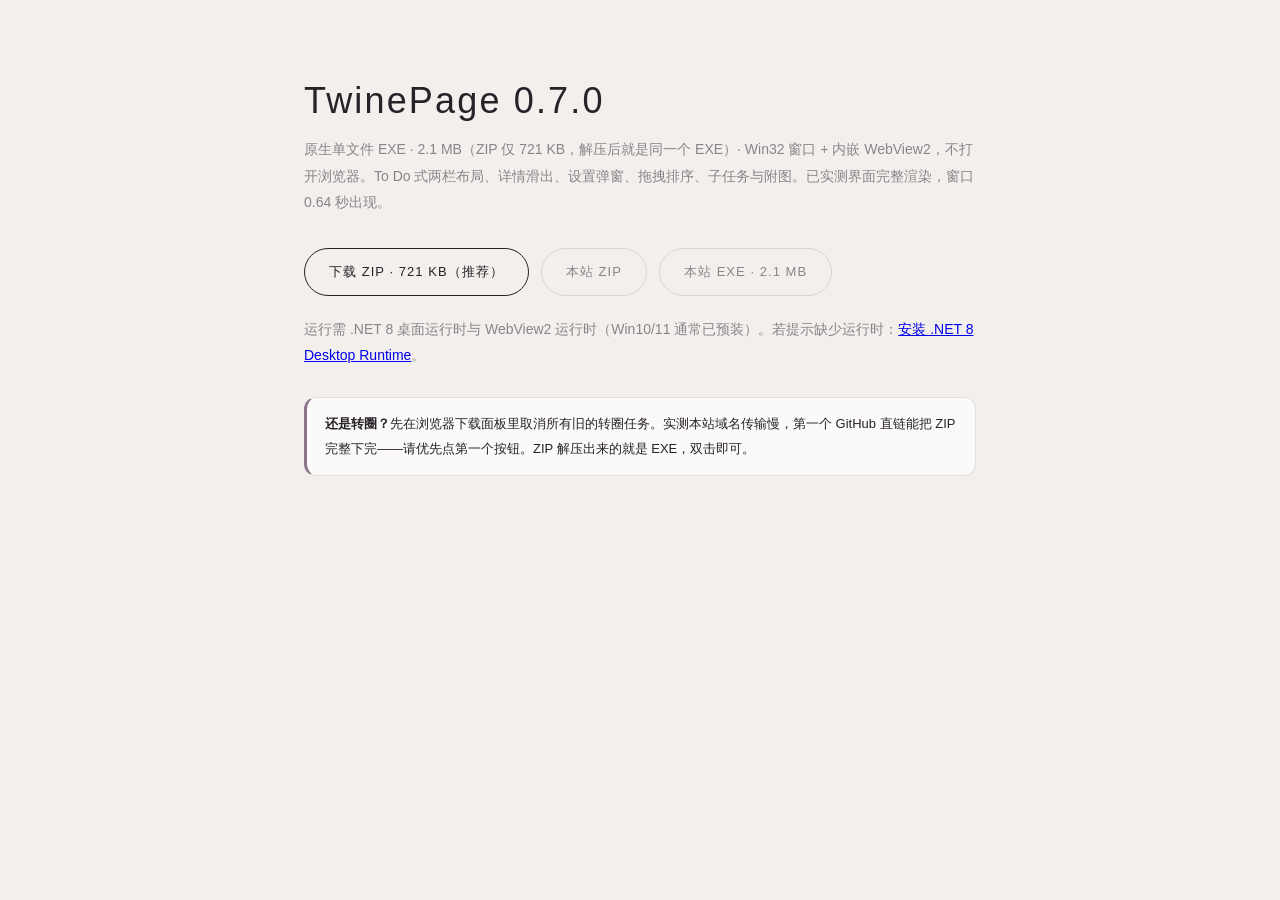
<file: downloads/get.html>
<!DOCTYPE html>
<html lang="zh-CN">
<head>
<meta charset="UTF-8" />
<meta name="viewport" content="width=device-width, initial-scale=1.0" />
<meta http-equiv="Cache-Control" content="no-cache, no-store, must-revalidate" />
<meta http-equiv="Pragma" content="no-cache" />
<meta http-equiv="Expires" content="0" />
<title>下载 TwinePage 0.6.1</title>
<style>
:root{--bg:#F2EFEC;--ink:#262228;--muted:#8A848A;--accent:#8C748B;--line:rgba(34,28,36,.12)}
*{box-sizing:border-box}
body{margin:0;font-family:'Inter','PingFang SC','Microsoft YaHei',sans-serif;background:var(--bg);color:var(--ink)}
.wrap{max-width:720px;margin:0 auto;padding:80px 24px}
h1{font-size:36px;font-weight:400;letter-spacing:.06em;margin:0 0 12px}
p{color:var(--muted);line-height:1.9;font-size:14px}
.btns{display:flex;flex-wrap:wrap;gap:12px;margin:32px 0 20px}
.btn{display:inline-flex;padding:14px 24px;border:1px solid var(--ink);border-radius:999px;color:var(--ink);text-decoration:none;font-size:13px;letter-spacing:.08em}
.btn:hover{background:var(--ink);color:#fff}
.alt{border-color:var(--line);color:var(--muted)}
.hint{margin-top:28px;padding:14px 18px;border:1px solid var(--line);border-left:3px solid var(--accent);border-radius:12px;background:rgba(255,255,255,.7);font-size:13px;line-height:1.9;color:var(--ink)}
</style>
</head>
<body>
<div class="wrap">
  <h1>TwinePage 0.7.0</h1>
  <p>原生单文件 EXE · 2.1 MB（ZIP 仅 721 KB，解压后就是同一个 EXE）· Win32 窗口 + 内嵌 WebView2，不打开浏览器。To Do 式两栏布局、详情滑出、设置弹窗、拖拽排序、子任务与附图。已实测界面完整渲染，窗口 0.64 秒出现。</p>
  <div class="btns">
    <a class="btn" href="https://raw.githubusercontent.com/yuhong-ji/yuhong-ji.github.io/main/downloads/TwinePage-0.7.0.zip" target="_blank" rel="noopener">下载 ZIP · 721 KB（推荐）</a>
    <a class="btn alt" href="TwinePage-0.7.0.zip" download="TwinePage-0.7.0.zip">本站 ZIP</a>
    <a class="btn alt" href="TwinePage-0.7.0.exe" download="TwinePage-0.7.0.exe">本站 EXE · 2.1 MB</a>
  </div>
  <p>运行需 .NET 8 桌面运行时与 WebView2 运行时（Win10/11 通常已预装）。若提示缺少运行时：<a href="https://dotnet.microsoft.com/download/dotnet/8.0/runtime" target="_blank" rel="noopener">安装 .NET 8 Desktop Runtime</a>。</p>
  <div class="hint"><strong>还是转圈？</strong>先在浏览器下载面板里取消所有旧的转圈任务。实测本站域名传输慢，第一个 GitHub 直链能把 ZIP 完整下完——请优先点第一个按钮。ZIP 解压出来的就是 EXE，双击即可。</div>
</div>
</body>
</html>
</file>
